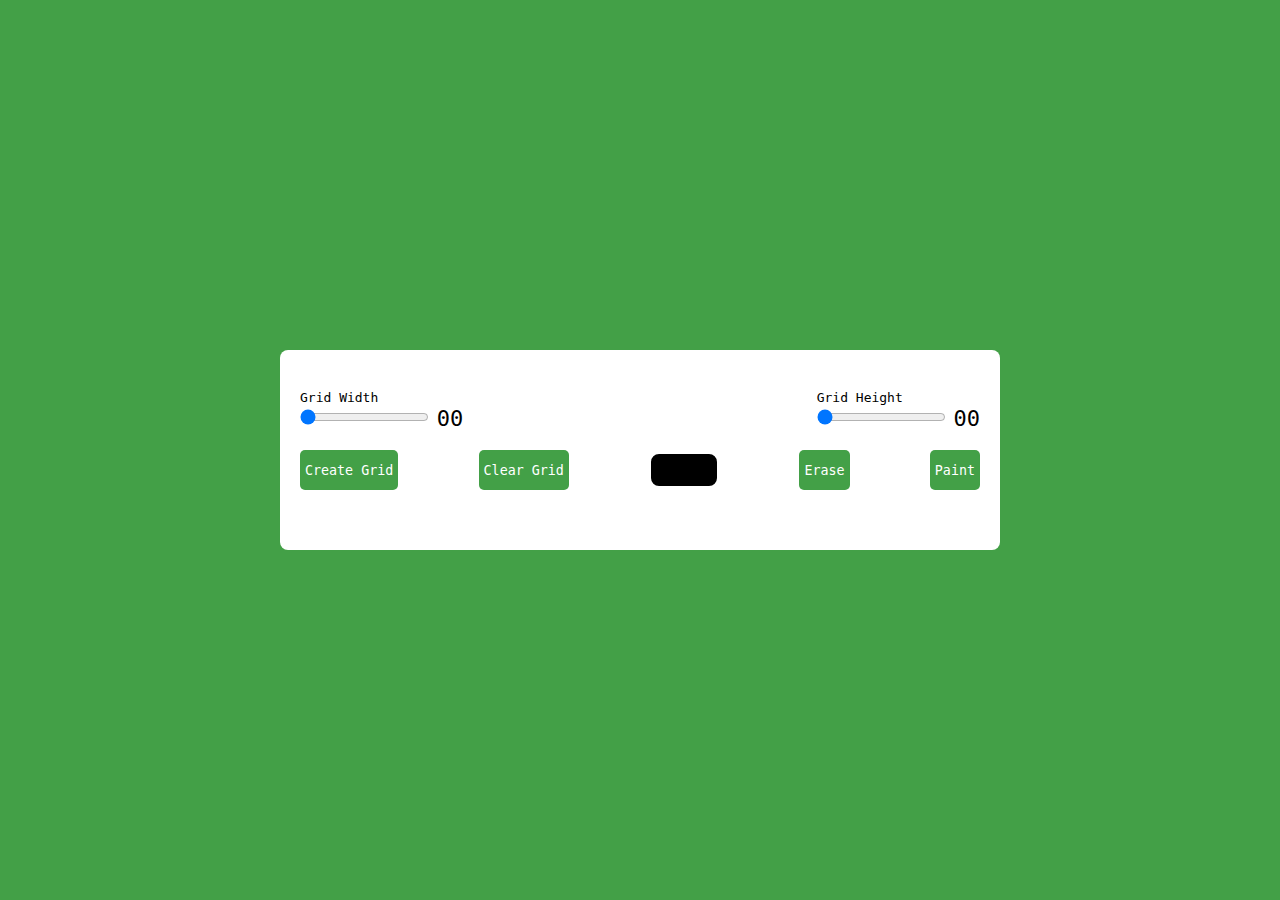
<file: 1 - Pixel Art Generator/index.html>
<!DOCTYPE html>
<html lang="en">
<head>
    <meta charset="UTF-8">
    <meta name="viewport" content="width=device-width, initial-scale=1.0">
    <link rel="stylesheet" href="style.css">
    <title>#1 - Pixel Art Generator || AsmrProg's student</title>
</head>
<body>

    <div class="wrapper">
        <div class="options">

            <div class="opt-wrapper">
                <div class="slider">
                    <label for="width-range">Grid Width</label>
                    <input type="range" id="width-range" min="1" max="35">
                    <span id="width-value">00</span>
                </div><!-- slider -->

                <div class="slider">
                    <label for="height-range">Grid Height</label>
                    <input type="range" id="height-range" min="1" max="35">
                    <span id="height-value">00</span>
                </div><!-- slider  second-->
            </div><!-- opt-wrapper -->

            <div class="opt-wrapper">
                <button id="submit-grid">Create Grid</button>
                <button id="clear-grid">Clear Grid</button>
                <input type="color" id="color-input">
                <button id="erase-btn">Erase</button>
                <button id="paint-btn">Paint</button>
            </div><!-- opt-wrapper -->

        </div><!-- options -->

        <div class="container"></div>
    </div><!-- wrapper -->
    

    <script src="index.js"></script>
</body>
</html>
</file>
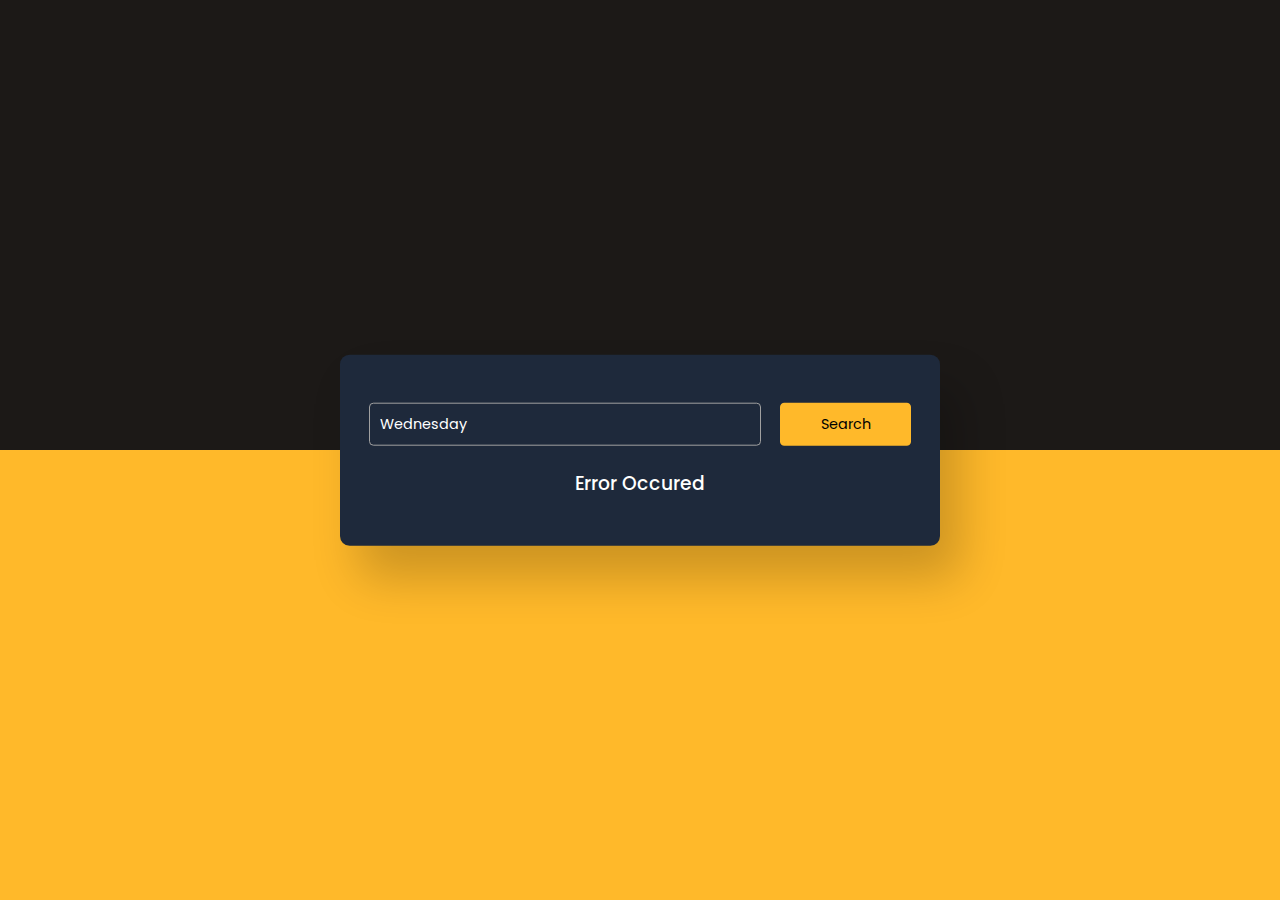
<file: 11- Movie Guide App/index.html>
<!DOCTYPE html>
<html lang="en">
<head>
    <meta charset="UTF-8">
    <meta name="viewport" content="width=device-width, initial-scale=1.0">
    <link rel="stylesheet" href="style.css">
    <title>#11 - Movie Guid App || AsmrProg's student</title>
</head>
<body>
    
    <div class="container">
        <div class="search-container">
            <input type="text" id="movie-name" value="Wednesday" placeholder="Enter movie name here...">
            <button id="search-btn">Search</button>
        </div><!-- search-container -->
        <div id="result"></div><!-- result -->
    </div><!-- container -->

    <script src="key.js"></script>
    <script src="index.js"></script>
</body>
</html>
</file>
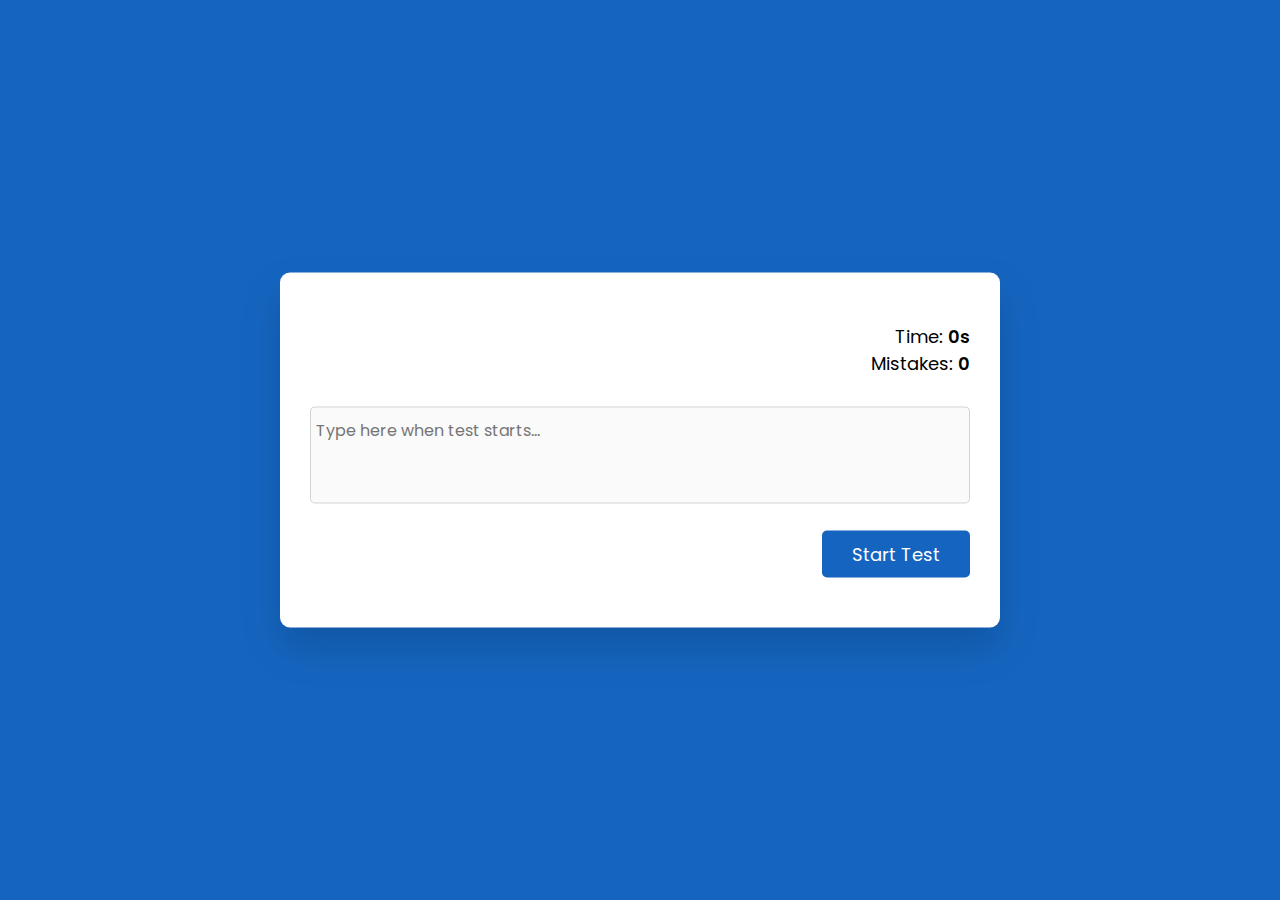
<file: 12- Type Test App/index.html>
<!DOCTYPE html>
<html lang="en">

<head>
    <meta charset="UTF-8">
    <meta http-equiv="X-UA-Compatible" content="IE=edge">
    <meta name="viewport" content="width=device-width, initial-scale=1.0">
    <link rel="stylesheet" href="style.css">
    <title>#12 - Type Test App || AsmrProg's student</title>
</head>

<body>

    <div class="container">
        <div class="stats">
            <p>Time: <span id="timer">0s</span></p>
            <p>Mistakes: <span id="mistakes">0</span></p>
        </div>
        <div id="quote" onmousedown="return false" onselectstart="return false"></div>

        <textarea id="quote-input" rows="3" placeholder="Type here when test starts..."></textarea>

        <button id="start-test" onclick="startTest()">Start Test</button>
        <button id="stop-test" onclick="displayResult()">Stop Test</button>

        <div class="result">
            <h3>Result</h3>
            <div class="wrapper">
                <p>Accuracy: <span id="accuracy"></span></p>
                <p>Speed: <span id="wpm"></span></p>
            </div>
        </div>

    </div>

    <script src="index.js"></script>
</body>

</html>
</file>
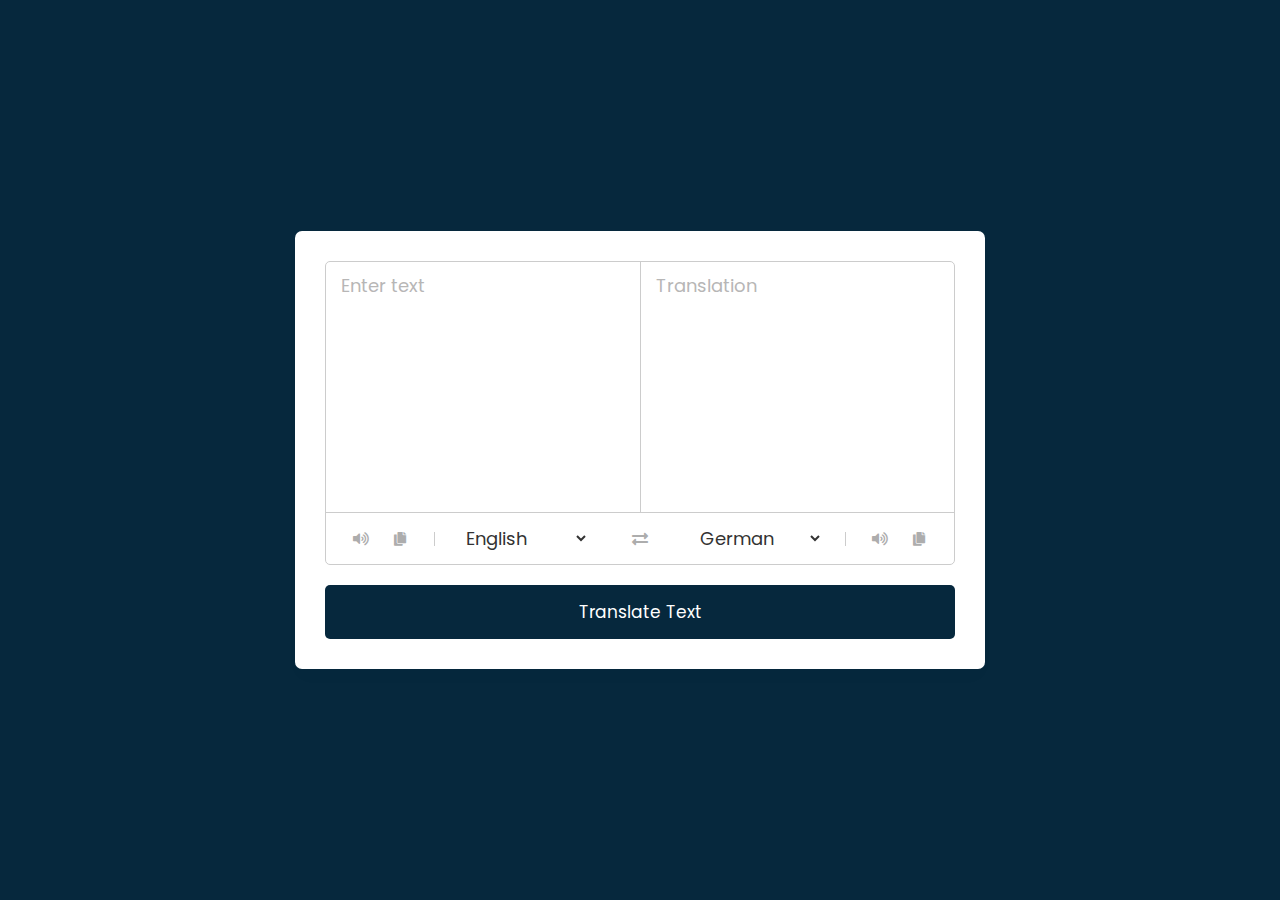
<file: 13- Translator App/index.html>
<!DOCTYPE html>
<html lang="en" dir="ltr">

<head>
  <meta charset="utf-8">
  <title> #13 - Language Translator || asmrProg's student</title>
  <link rel="stylesheet" href="style.css">
  <meta name="viewport" content="width=device-width, initial-scale=1.0">
  <!-- Font Awesome CDN Link for Icons -->
  <link rel="stylesheet" href="https://cdnjs.cloudflare.com/ajax/libs/font-awesome/5.15.3/css/all.min.css" />
</head>

<body>
  <div class="container">
    <div class="wrapper">
      <div class="text-input">
        <textarea spellcheck="false" class="from-text" placeholder="Enter text"></textarea>
        <textarea spellcheck="false" readonly disabled class="to-text" placeholder="Translation"></textarea>
      </div>
      <ul class="controls">
        <li class="row from">
          <div class="icons">
            <i id="from" class="fas fa-volume-up"></i>
            <i id="from" class="fas fa-copy"></i>
          </div>
          <select></select>
        </li>
        <li class="exchange"><i class="fas fa-exchange-alt"></i></li>
        <li class="row to">
          <select></select>
          <div class="icons">
            <i id="to" class="fas fa-volume-up"></i>
            <i id="to" class="fas fa-copy"></i>
          </div>
        </li>
      </ul>
    </div>
    <button>Translate Text</button>
  </div>

  <script src="javascript/countries.js"></script>
  <script src="javascript/script.js"></script>

</body>

</html>
</file>
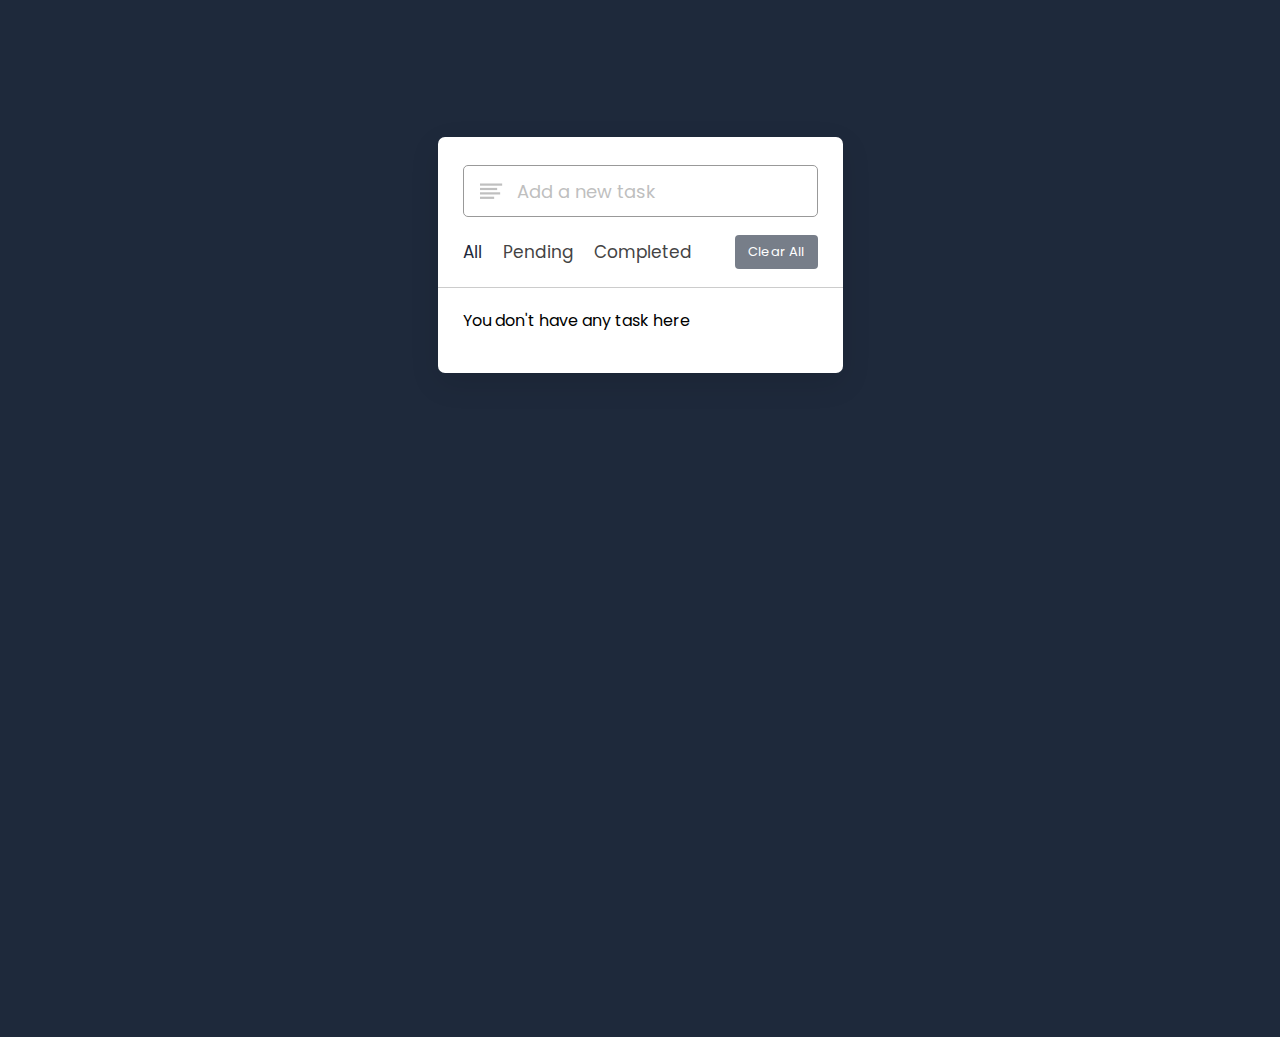
<file: 15- Todo App/index.html>
<!DOCTYPE html>
<html lang="en">

<head>
    <meta charset="UTF-8">
    <meta http-equiv="X-UA-Compatible" content="IE=edge">
    <meta name="viewport" content="width=device-width, initial-scale=1.0">
    <link rel="stylesheet" href="https://unicons.iconscout.com/release/v4.0.0/css/line.css">
    <link rel="stylesheet" href="style.css">
    <title>#15 - ToDo App | AsmrProg</title>
</head>

<body>

    <div class="wrapper">
        <div class="task-input">
            <img src="bars-icon.svg">
            <input type="text" placeholder="Add a new task">
        </div>

        <div class="controls">
            <div class="filters">
                <span id="all" class="active">
                    All
                </span>
                <span id="pending">Pending</span>
                <span id="completed">Completed</span>
            </div>
            <button class="clear-btn">Clear All</button>
        </div>
        <ul class="task-box"></ul>

    </div>

    <script src="index.js"></script>
</body>

</html>
</file>
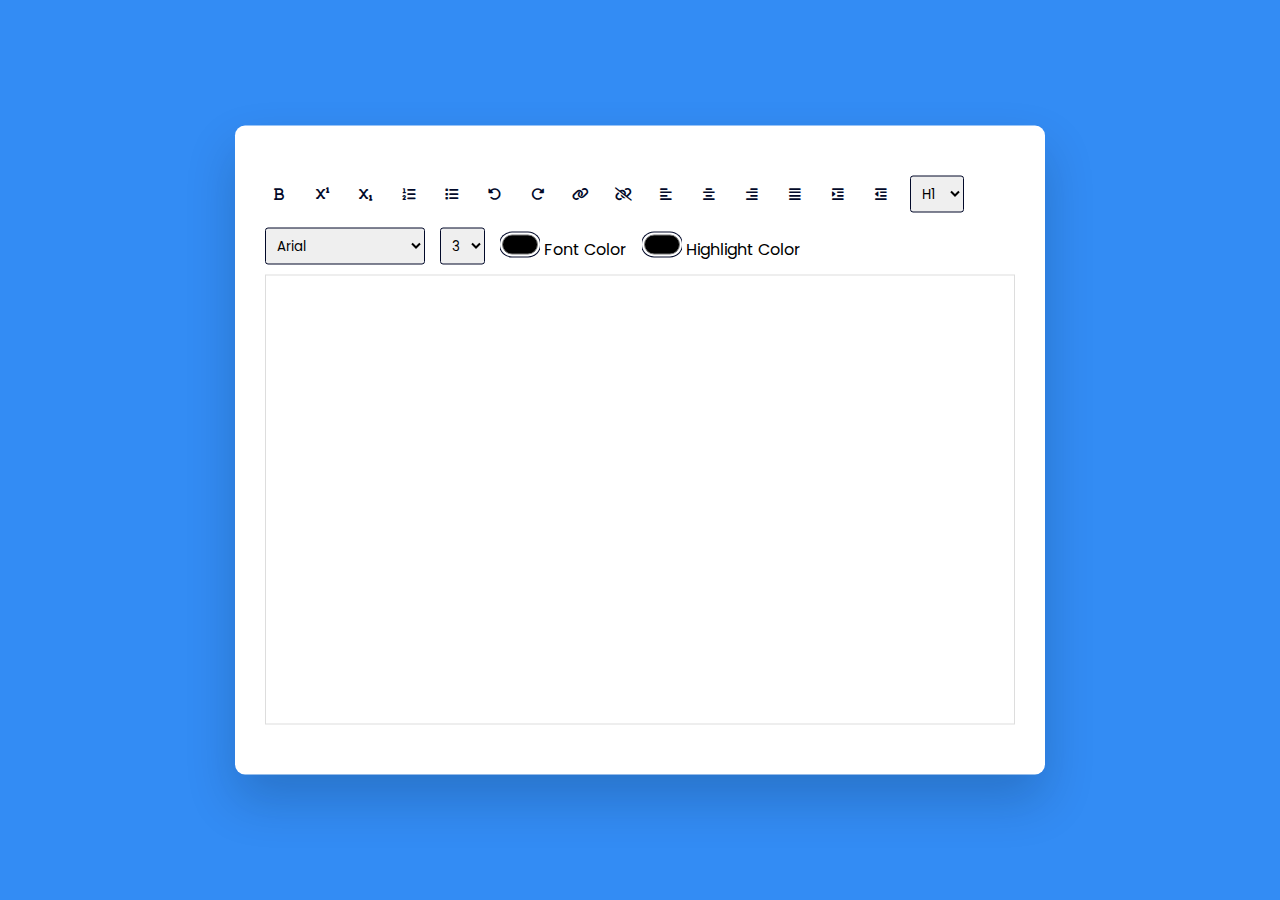
<file: 2- myOnline Text Editor/index.html>
<!DOCTYPE html>
<html lang="en">
<head>
    <meta charset="UTF-8">
    <meta name="viewport" content="width=device-width, initial-scale=1.0">
    <link rel="stylesheet" href="https://cdnjs.cloudflare.com/ajax/libs/font-awesome/6.4.2/css/all.min.css">
    <link rel="stylesheet" href="style.css">
    <title>#2 - Online TExt Editor || AsmrProg's student</title>
</head>
<body>
    
    <div class="container">
        <div class="options">

            <button id="bold" class="option-button format">
                <i class="fa-solid fa-bold"></i>
            </button><!-- bold -->

            <button id="superscript" class="option-button script">
                <i class="fa-solid fa-superscript"></i>
            </button><!-- superscript -->

            <button id="subscript" class="option-button script">
                <i class="fa-solid fa-subscript"></i>
            </button><!-- subscript -->

            <button id="insertOrderedList" class="option-button">
                <div class="fa-solid fa-list-ol"></div>
            </button><!-- ordered list -->

            <button id="insertUnorderedList" class="option-button">
                <i class="fa-solid fa-list"></i>
            </button><!-- unordered list -->

            <button id="undo" class="option-button">
                <i class="fa-solid fa-rotate-left"></i>
            </button><!-- undo -->

            <button id="redo" class="option-button">
                <i class="fa-solid fa-rotate-right"></i>
            </button><!-- redo -->

            <button id="createLink" class="adv-option-button">
                <i class="fa fa-link"></i>
            </button><!-- create link -->

            <button id="unlink" class="option-button">
                <i class="fa fa-unlink"></i>
            </button><!-- unlink -->

            <button id="justifyLeft" class="option-button align">
                <i class="fa-solid fa-align-left"></i>
            </button><!-- justify left -->

            <button id="justifyCenter" class="option-button align">
                <i class="fa-solid fa-align-center"></i>
            </button><!-- justify center -->

            <button id="justifyRight" class="option-button align">
                <i class="fa-solid fa-align-right"></i>
            </button><!-- justify right -->

            <button id="justifyFull" class="option-button align">
                <i class="fa-solid fa-align-justify"></i>
            </button><!-- justify full -->

            <button id="indent" class="option-button spacing">
                <i class="fa-solid fa-indent"></i>
            </button><!-- indent -->

            <button id="outdent" class="option-button spacing">
                <i class="fa-solid fa-outdent"></i>
            </button><!-- outdent -->

            <select id="formatBlock" class="adv-option-button">
                <option value="h1">H1</option>
                <option value="h2">H2</option>
                <option value="h3">H3</option>
                <option value="h4">H4</option>
                <option value="h5">H5</option>
                <option value="h6">H6</option>
            </select>
            <select id="fontName" class="adv-option-button"></select>
            <select id="fontSize" class="adv-option-button"></select>

            <div class="input-wrapper">
                <input type="color" id="foreColor" class="adv-option-button">
                <label for="foreColor"> Font Color</label>
            </div><!-- input color -->

            <div class="input-wrapper">
                <input type="color" id="backColor" class="adv-option-button">
                <label for="backColor">Highlight Color</label>
            </div><!-- back color -->

        </div><!-- options -->

        <div id="text-input" contenteditable="true"></div>

    </div><!-- container -->

    <script src="index.js"></script>
</body>
</html>
</file>
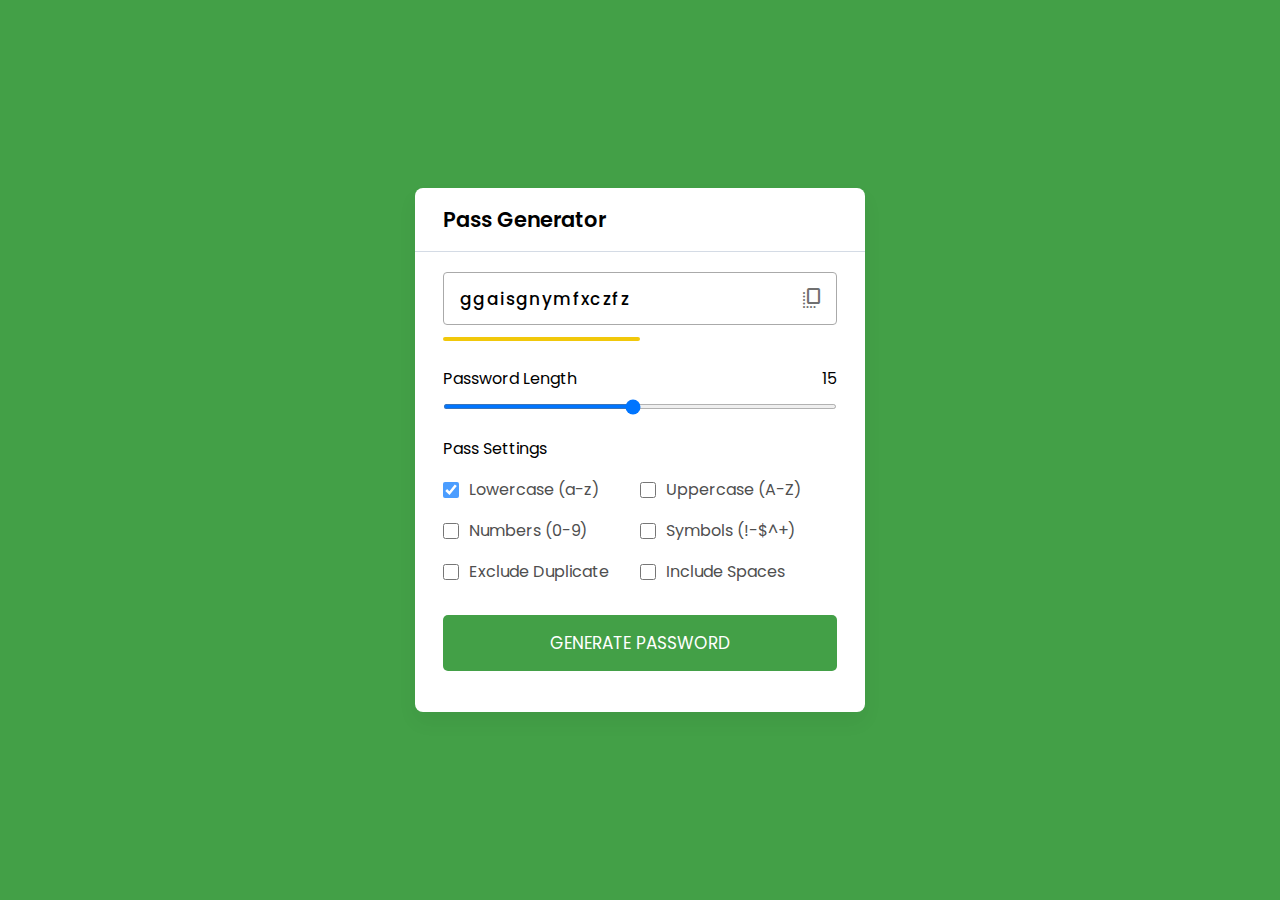
<file: 3- PasswordGenerator/index.html>
<!DOCTYPE html>
<html lang="en">
<head>
    <meta charset="UTF-8">
    <meta name="viewport" content="width=device-width, initial-scale=1.0">
    <link href="https://fonts.googleapis.com/css2?family=Material+Symbols+Rounded" rel="stylesheet" />
    <link rel="stylesheet" href="style.css">
    <title>#3 - Pass Generator || AsmrProg's student</title>
</head>
<body>

    <div class="container">
        <h2>Pass Generator</h2>
        <div class="wrapper">

            <div class="input-box">
                <input type="text" disabled>
                <span class="material-symbols-rounded">
                    copy_all
                </span>
            </div><!-- input-box -->

            <div class="pass-indicator"></div><!-- pass - indicator -->

                <div class="pass-length">
                    <div class="details">
                        <label class="title">Password Length</label>
                        <span></span>
                    </div><!-- details -->
                    <input type="range" min="1" max="30" value="15" step="1">
                </div><!-- pass-length -->

                <div class="pass-settings">
                    <label class="title"> Pass Settings</label>
                    <ul class="options">

                        <li class="option">
                            <input type="checkbox" id="lowercase" checked>
                            <label for="lowercase">Lowercase (a-z)</label>
                        </li>

                        <li class="option">
                            <input type="checkbox" id="uppercase">
                            <label for="uppercase">Uppercase (A-Z)</label>
                        </li>

                        <li class="option">
                            <input type="checkbox" id="numbers">
                            <label for="numbers">Numbers (0-9)</label>
                        </li>

                        <li class="option">
                            <input type="checkbox" id="symbols">
                            <label for="symbols">Symbols (!-$^+)</label>
                        </li>

                        <li class="option">
                            <input type="checkbox" id="exc-dublicate">
                            <label for="exc-dublicate">Exclude Duplicate</label>
                        </li>

                        <li class="option">
                            <input type="checkbox" id="spaces">
                            <label for="spaces">Include Spaces</label>
                        </li>

                    </ul>
                </div><!-- pass-settings -->

            

            <button class="generate-btn">Generate Password</button>

        </div><!-- wrapper -->
    </div><!-- container -->


    <script src="script.js"></script>
</body>
</html>
</file>
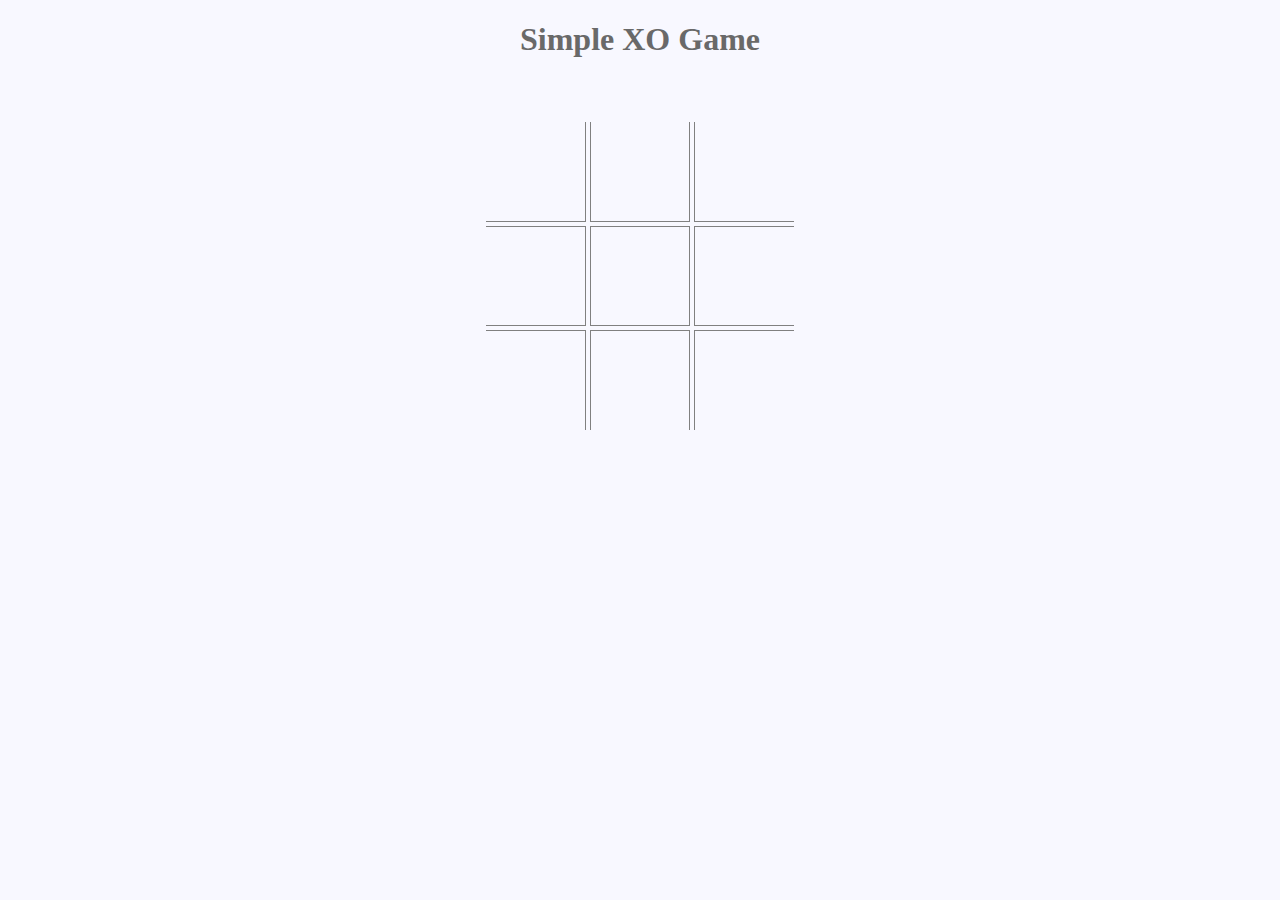
<file: 6- XO Coding/index.html>
<!DOCTYPE html>
<html lang="en">
<head>
    <meta charset="UTF-8">
    <meta name="viewport" content="width=device-width, initial-scale=1.0">
    
    <link rel="stylesheet" href="style.css">
    <title>#06 - XO Game || AsmrProg's student</title>
</head>
<body>
    <h1>Simple XO Game</h1>

    <div id="container">

        <div class="block">

            <div id="box1" class="box top left">
                <span data-player="none" onclick="play(this)">&nbsp;</span>
            </div><!-- id = box1 -->

            <div id="box2" class="box top">
                <span data-player="none" onclick="play(this)">&nbsp;</span>
            </div><!-- id = box1 -->

            <div id="box3" class="box top right">
                <span data-player="none" onclick="play(this)">&nbsp;</span>
            </div><!-- id = box1 -->

        </div><!-- block -->
        <!--  -->
        <div class="block">

            <div id="box4" class="box left">
                <span data-player="none" onclick="play(this)">&nbsp;</span>
            </div><!-- id = box1 -->

            <div id="box5" class="box">
                <span data-player="none" onclick="play(this)">&nbsp;</span>
            </div><!-- id = box1 -->

            <div id="box6" class="box right">
                <span data-player="none" onclick="play(this)">&nbsp;</span>
            </div><!-- id = box1 -->

        </div><!-- block -->
        <!--  -->
        <div class="block">

            <div id="box7" class="box bottom left">
                <span data-player="none" onclick="play(this)">&nbsp;</span>
            </div><!-- id = box1 -->

            <div id="box8" class="box bottom">
                <span data-player="none" onclick="play(this)">&nbsp;</span>
            </div><!-- id = box1 -->

            <div id="box9" class="box bottom right">
                <span data-player="none" onclick="play(this)">&nbsp;</span>
            </div><!-- id = box1 -->

        </div><!-- block -->

    </div><!-- container -->


    <script src="index.js"></script>
</body>
</html>
</file>
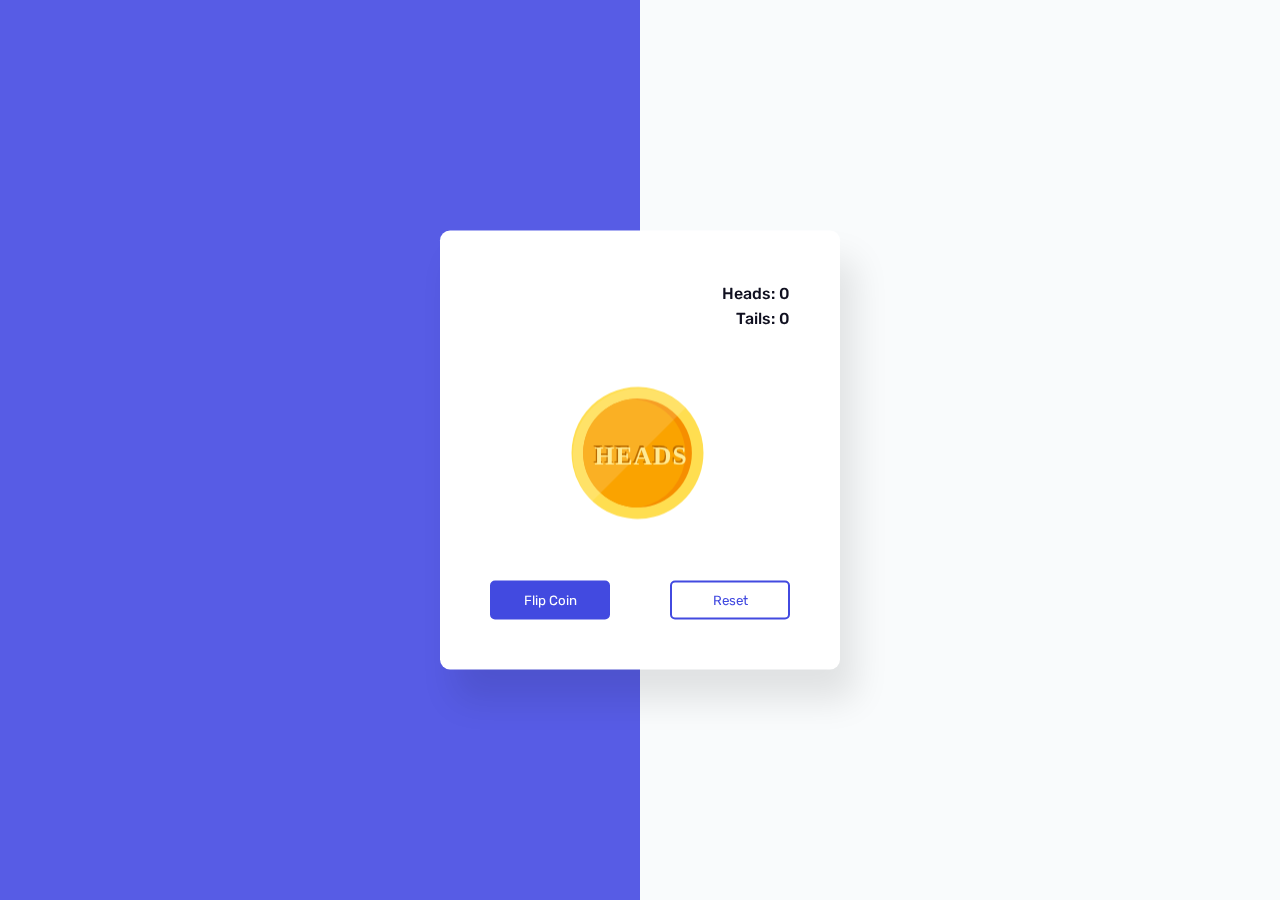
<file: 7- Flip Coin Game/index.html>
<!DOCTYPE html>
<html lang="en">
<head>
    <meta charset="UTF-8">
    <meta name="viewport" content="width=device-width, initial-scale=1.0">
    <link rel="stylesheet" href="style.css">
    <title>#07 - Flip Coin Game || AsmrProg's student</title>
</head>
<body>
    
    <div class="container">

        <div class="stats">
            <p id="heads-count">Heads: 0</p>
            <p id="tails-count">Tails: 0</p>
        </div>
        <!--  -->
        <div class="coin" id="coin">
            <div class="heads">
                <img src="heads.svg">
            </div><!-- heads -->
            <div class="tails">
                <img src="tails.svg">
            </div><!-- tails -->
        </div><!-- coin -->
        <!--  -->
        <div class="buttons">
            <button id="flip-button">
                Flip Coin
            </button>
            <button id="reset-button">
                Reset
            </button>
        </div>
    </div><!-- container -->

    <script src="index.js"></script>
</body>
</html>
</file>
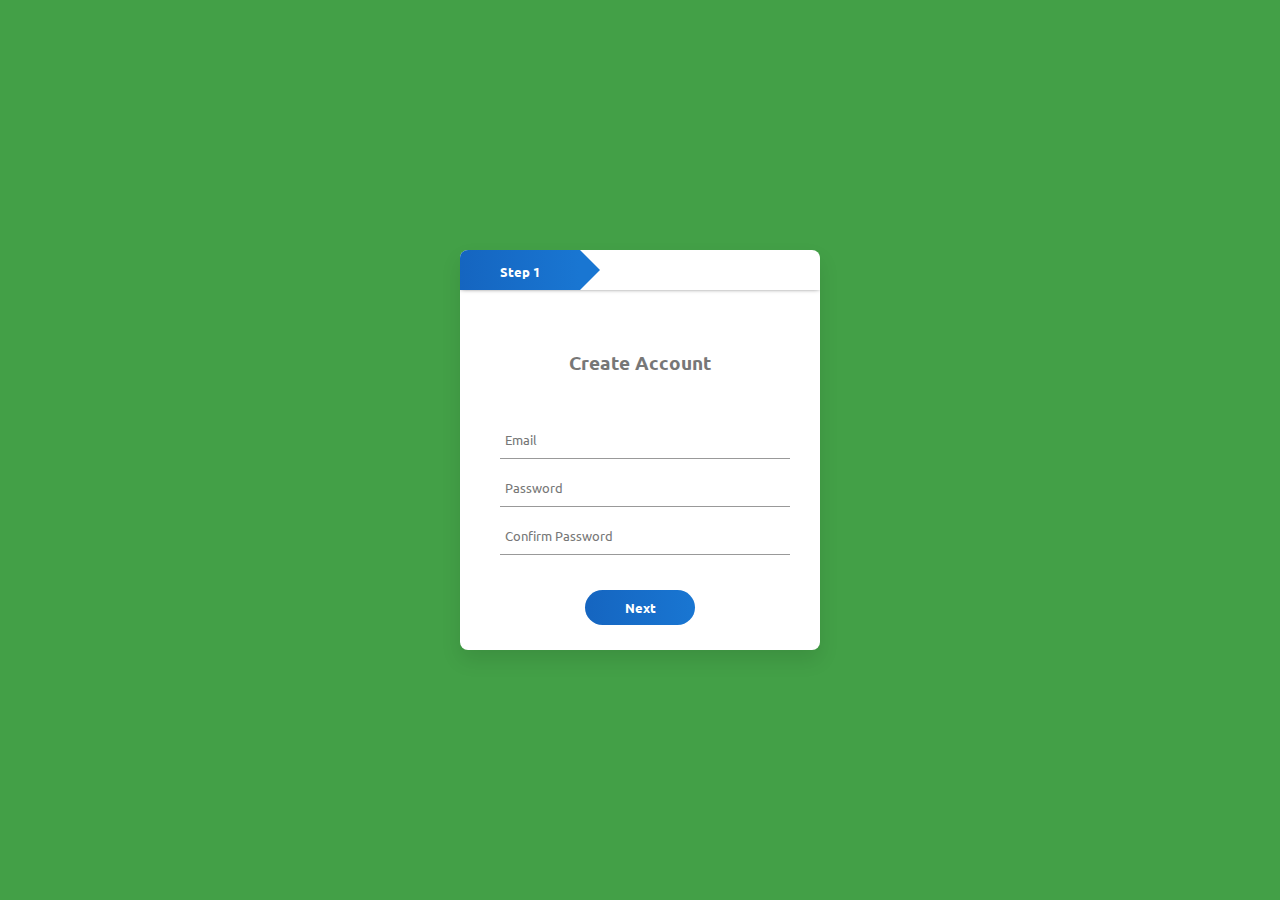
<file: 8- Multi Step Form/index.html>
<!DOCTYPE html>
<html lang="en">
<head>
    <meta charset="UTF-8">
    <meta name="viewport" content="width=device-width, initial-scale=1.0">
    <link rel="stylesheet" href="style.css">
    <title>#08 - Multi Step Form || AsmrProg's student</title>
</head>
<body>
    
    <div class="container">

        <form id="form1">
            <h3>Create Account</h3>
            <input type="text" placeholder="Email" required>
            <input type="password" placeholder="Password" required>
            <input type="password" placeholder="Confirm Password" required>

            <div class="btn-box">
                <button type="button" id="next1">Next</button>
            </div>

        </form><!-- form1 -->
        <!--  -->
        <form id="form2">
            <h3>Social Links</h3>
            <input type="text" placeholder="Instagram">
            <input type="text" placeholder="GitHub">
            <input type="text" placeholder="Twitter">

            <div class="btn-box">
                <button type="button" id="back1">Back</button>
                <button type="button" id="next2">Next</button>
            </div>

        </form><!-- form2 -->
        <!--  -->
        <form id="form3">
            <h3>Personal Info</h3>
            <input type="text" placeholder="Firts Name" required>
            <input type="text" placeholder="Last Name" required>
            <input type="text" placeholder="Phone Num" required>

            <div class="btn-box">
                <button type="button" id="back2">Back</button>
                <button type="button" id="submit">Submit</button>
            </div>

        </form><!-- form3 -->
        <!--  -->


        <div class="step-row">
            <div id="progress"></div>
                <div class="step-col"><small>Step 1</small></div>
                <div class="step-col"><small>Step 2</small></div>
                <div class="step-col"><small>Step 3</small></div>
        </div>

    </div><!-- container -->

    <script src="index.js"></script>
</body>
</html>
</file>
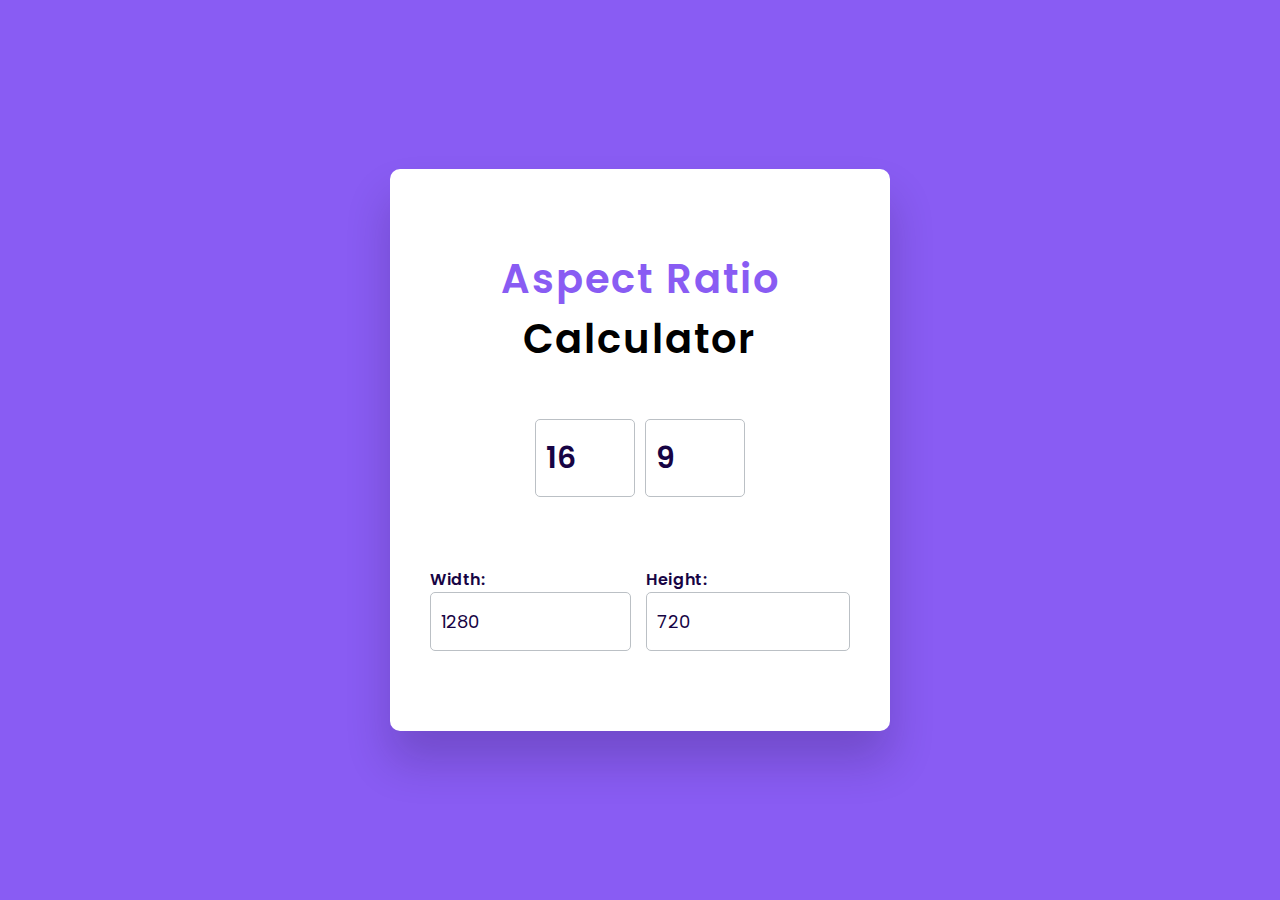
<file: 9- Aspect Ratio Calculator/index.html>
<!DOCTYPE html>
<html lang="en">
<head>
    <meta charset="UTF-8">
    <meta name="viewport" content="width=device-width, initial-scale=1.0">
    
    <link rel="stylesheet" href="style.css">
    <title>#09 - Aspect Ratio Calculator || asmrProg's student</title>
</head>
<body>
    
    <div class="container">
        <h2>
            <span>Aspect Ratio</span>
            Calculator
        </h2>
        <div class="wrapper-1">
            <input type="number" id="ratio-width" value="16">
            <input type="number" id="ratio-hieght" value="9">
        </div><!-- wrapper - 1 -->
        <!--  -->
        <div class="box">

            <div class="wrapper-2">
                <label for="width">Width:</label>
                <input type="number" id="width" value="1280">
            </div><!-- wrapper-2 -->
            <!--  -->
            <div class="wrapper-3">
                <label for="height">Height:</label>
                <input type="number" id="height" value="720">
            </div><!-- wrapper-3 -->

        </div><!-- box -->

        <!--  -->
    </div><!-- container -->

    <script src="index.js"></script>
</body>
</html>
</file>
<file: 1 - Pixel Art Generator/style.css>
*{
    padding: 0;
    margin: 0; 
    font-family: monospace;
    box-sizing: border-box;
}

body{
    background-color: #43a047 ;
}

.wrapper{
    background-color:white ;
    width: 80vmin;
    position: absolute;
    transform: translate(-50%, -50%);
    top: 50%;
    left: 50%;
    padding: 40px 20px;
    border-radius: 8px;
}

label{
    display: block;
}

span{
    position: relative;
    font-size: 22px;
    bottom: -1px;
}

.opt-wrapper{
    display: flex;
    justify-content: space-between;
    margin-bottom: 20px;
    gap: 10px;
}

button{
    background-color: #43a047;
    border: none;
    border-radius: 5px;
    padding: 5px;
    color: #fff;
}

input[type="color"]{
    -webkit-appearance: none;
    -moz-appearance: none;
    appearance: none;
    background-color: transparent;
    width: 70px;
    height: 40px;
    border: none;
    cursor: pointer;
}

input[type="color"]::-webkit-color-swatch{
    border-radius: 8px;
    border: 4px solid #000;
}
input[type="color"]::-moz-color-swatch{
    border-radius: 8px;
    border: 4px solid #000;
}

.gridCol{
    height: 1em;
    width: 1em;
    border: 1px solid #ddd;
}

.gridRow{
    display: flex;
}

@media only screen and (max-width: 768px) {
    .gridCol{
        height: 0.8em;
        width: 0.8em;
    }
}
</file>
<file: 11- Movie Guide App/style.css>
@import url('https://fonts.googleapis.com/css2?family=Poppins:wght@300;500;600;700&display=swap');

*{
    margin: 0;
    padding: 0;
    box-sizing: border-box;
    font-family: 'Poppins', sans-serif;
}

body{
    height: 100vh;
    background: linear-gradient(#1c1917 50%, #ffb92a 50%);
}

.container{
    font-size: 16px;
    width: 90vw;
    max-width: 37.5em;
    padding: 3em 1.8em;
    background-color: #1e293b;
    position: absolute;
    transform: translate(-50%, -50%);
    top: 50%;
    left: 50%;
    border-radius: 0.6em;
    box-shadow: 1.2em 2em 3em rgba(0, 0, 0, 0.2);
}

.search-container{
    display: grid;
    grid-template-columns: 9fr 3fr;
    gap: 1.2em;
}

.search-container input, .search-container button{
    font-size: 0.9em;
    outline: none;
    border-radius: 0.3em;
}

.search-container input{
    background-color: transparent;
    border: 1px solid #a0a0a0;
    color: #fff;
    padding: 0.7em;
}

.search-container input:focus{
    border-color: #fff;
}

.search-container button{
    background-color: #ffb92a;
    border: none;
    cursor: pointer;
}

#result{
    color: #fff;
}

.info{
    position: relative;
    display: grid;
    grid-template-columns: 4fr 8fr;
    margin-top: 1.2em;
}

.poster{
    width: 100%;
}

h2{
    text-align: center;
    font-size: 1.5em;
    font-weight: 600;
    letter-spacing: 0.06em;
}

.rating{
    display: flex;
    align-items: center;
    justify-content: center;
    gap: 0.6em;
    margin: 0.6em 0 0.9em 0;
}

.rating img{
    width: 1.2em;
}

.rating h4{
    display: inline-block;
    font-size: 1.1em;
    font-weight: 500;
}

.details{
    display: flex;
    font-size: 0.95em;
    gap: 1em;
    justify-content: center;
    color: #a0a0a0;
    margin: 0.6em 0;
    font-weight: 300;
}

.genre{
    display: flex;
    justify-content: space-around;
}

.genre div{
    border: 1px solid #a0a0a0;
    font-size: 0.75em;
    padding: 0.4em 1.6em;
    border-radius: 0.4em;
    font-weight: 300;
}

h3{
    font-weight: 500;
    margin-top: 1.2em;
}

p{
    font-size: 0.9em;
    font-weight: 300;
    line-height: 1.8em;
    text-align: justify;
    color: #a0a0a0;
}

.msg{
    text-align: center;
}

@media screen and (max-width: 600px) {
    .container{
        font-size: 14px;
    }
    .poster{
        margin: auto;
        width: auto;
        max-height: 10.8em;
    }

    .info{
        grid-template-columns: 1fr;
    }

}
</file>
<file: 12- Type Test App/style.css>
@import url('https://fonts.googleapis.com/css2?family=Poppins:wght@300;400;500;600;700&display=swap');

*{
    margin: 0;
    padding: 0;
    box-sizing: border-box;
    font-family: 'Poppins', sans-serif;
}

body{
    background-color: #1565c0;
}

.container{
    width: 80vmin;
    padding: 50px 30px;
    background-color: #fff;
    position: absolute;
    transform: translate(-50%, -50%);
    top: 50%;
    left: 50%;
    border-radius: 10px;
    box-shadow: 0 20px 40px rgba( 0, 0, 0, 0.15);
}

.stats{
    text-align: right;
    font-size: 18px;
    margin-bottom: 30px;
}

.stats span{
    font-weight: 600;
}

#quote{
    text-align: justify;
    margin: 50px0 30px 0;
}

textarea{
    resize: none;
    width: 100%;
    border-radius: 5px;
    padding: 10px 5px;
    font-size: 16px;
}

button{
    float: right;
    margin-top: 20px;
    background-color: #1565c0;
    color: #fff;
    border: none;
    padding: 10px 30px;
    border-radius: 5px;
    font-size: 18px;
}

.result{
    margin-top: 40px;
    display: none;
}

.result h3{
    text-align: center;
    margin-bottom: 20px;
    font-size: 22px;
}

.wrapper{
    display: flex;
    justify-content: space-around;
}

.wrapper span{
    font-weight: 600;
}

.success{
    color: #44b267;
}

.fail{
    color: #e81c4e;
}
</file>
<file: 13- Translator App/style.css>
/* Import Google Font - Poppins */
@import url('https://fonts.googleapis.com/css2?family=Poppins:wght@400;500;600;700&display=swap');

* {
  margin: 0;
  padding: 0;
  box-sizing: border-box;
  font-family: 'Poppins', sans-serif;
}

body {
  display: flex;
  align-items: center;
  justify-content: center;
  padding: 0 10px;
  min-height: 100vh;
  background: #06283D;
}

.container {
  max-width: 690px;
  width: 100%;
  padding: 30px;
  background: #fff;
  border-radius: 7px;
  box-shadow: 0 10px 20px rgba(0, 0, 0, 0.01);
}

.wrapper {
  border-radius: 5px;
  border: 1px solid #ccc;
}

.wrapper .text-input {
  display: flex;
  border-bottom: 1px solid #ccc;
}

.text-input .to-text {
  border-radius: 0px;
  border-left: 1px solid #ccc;
}

.text-input textarea {
  height: 250px;
  width: 100%;
  border: none;
  outline: none;
  resize: none;
  background: none;
  font-size: 18px;
  padding: 10px 15px;
  border-radius: 5px;
}

.text-input textarea::placeholder {
  color: #b7b6b6;
}

.controls,
li,
.icons,
.icons i {
  display: flex;
  align-items: center;
  justify-content: space-between;
}

.controls {
  list-style: none;
  padding: 12px 15px;
}

.controls .row .icons {
  width: 38%;
}

.controls .row .icons i {
  width: 50px;
  color: #adadad;
  font-size: 14px;
  cursor: pointer;
  transition: transform 0.2s ease;
  justify-content: center;
}

.controls .row.from .icons {
  padding-right: 15px;
  border-right: 1px solid #ccc;
}

.controls .row.to .icons {
  padding-left: 15px;
  border-left: 1px solid #ccc;
}

.controls .row select {
  color: #333;
  border: none;
  outline: none;
  font-size: 18px;
  background: none;
  padding-left: 5px;
}

.text-input textarea::-webkit-scrollbar {
  width: 4px;
}

.controls .row select::-webkit-scrollbar {
  width: 8px;
}

.text-input textarea::-webkit-scrollbar-track,
.controls .row select::-webkit-scrollbar-track {
  background: #fff;
}

.text-input textarea::-webkit-scrollbar-thumb {
  background: #ddd;
  border-radius: 8px;
}

.controls .row select::-webkit-scrollbar-thumb {
  background: #999;
  border-radius: 8px;
  border-right: 2px solid #ffffff;
}

.controls .exchange {
  color: #adadad;
  cursor: pointer;
  font-size: 16px;
  transition: transform 0.2s ease;
}

.controls i:active {
  transform: scale(0.9);
}

.container button {
  width: 100%;
  padding: 14px;
  outline: none;
  border: none;
  color: #fff;
  cursor: pointer;
  margin-top: 20px;
  font-size: 17px;
  border-radius: 5px;
  background: #06283D;
}

@media (max-width: 660px) {
  .container {
    padding: 20px;
  }

  .wrapper .text-input {
    flex-direction: column;
  }

  .text-input .to-text {
    border-left: 0px;
    border-top: 1px solid #ccc;
  }

  .text-input textarea {
    height: 200px;
  }

  .controls .row .icons {
    display: none;
  }

  .container button {
    padding: 13px;
    font-size: 16px;
  }

  .controls .row select {
    font-size: 16px;
  }

  .controls .exchange {
    font-size: 14px;
  }
}
</file>
<file: 15- Todo App/style.css>
@import url('https://fonts.googleapis.com/css2?family=Poppins:wght@400;500;600;700&display=swap');
*{
    padding: 0;
    margin: 0;
    box-sizing: border-box;
    font-family: 'Poppins',sans-serif;
}

body{
    width: 100%;
    height: 100vh;
    overflow: hidden;
    background: #1e293b;
}

::selection{
    color: #fff;
    background: #1e293b;
}

.wrapper{
    max-width: 405px;
    background: #fff;
    margin: 137px auto;
    padding: 28px 0 30px;
    border-radius: 7px;
    box-shadow: 0 10px 30px rgba(0, 0, 0, 0.1);
}

.task-input{
    height: 52px;
    padding: 0 25px;
    position: relative;
}

.task-input img{
    top: 50%;
    position: absolute;
    transform: translate(17px, -50%);
}

.task-input input{
    height: 100%;
    width: 100%;
    outline: none;
    font-size: 18px;
    border-radius: 5px;
    padding: 0 20px 0 53px;
    border: 1px solid #999;
}

.task-input input:focus, .task-input input.active{
    padding-left: 52px;
    border: 2px solid #1e293b;
}

.task-input input::placeholder{
    color: #bfbfbf;
}

.controls, li{
    display: flex;
    align-items: center;
    justify-content: space-between;
}

.controls{
    padding: 18px 25px;
    border-bottom: 1px solid #ccc;
}

.filters span{
    margin: 0 8px;
    font-size: 17px;
    color: #444;
    cursor: pointer;
}

.filters span:first-child{
    margin-left: 0;
}

.filters span.active{
    color: #1e293b;
}

.controls .clear-btn{
    border: none;
    opacity: 0.6;
    outline: none;
    color: #fff;
    cursor: pointer;
    font-size: 13px;
    padding: 7px 13px;
    border-radius: 4px;
    background: #1e293b;
    letter-spacing: 0.3px;
    pointer-events: none;
    transition: transform 0.25s ease;
}

.clear-btn.active{
    opacity: 0.9;
    pointer-events: auto;
}

.clear-btn:active{
    transform: scale(0.93);
}

.task-box{
    margin-top: 20px;
    margin-right: 5px;
    padding: 0 20px 10px 25px;
}

.task-box.overflow{
    overflow-y: auto;
    max-height: 300px;
}

.task-box::-webkit-scrollbar{
    width: 5px;
}

.task-box::-webkit-scrollbar-track{
    background: #f1f1f1;
    border-radius: 25px;
}

.task-box::-webkit-scrollbar-thumb{
    background: #e6e6e6;
    border-radius: 25px;
}

.task-box .task{
    list-style: none;
    font-size: 17px;
    margin-bottom: 18px;
    padding-bottom: 16px;
    align-items: flex-start;
    border-bottom: 1px solid #ccc;
}

.task-box .task:last-child{
    margin-bottom: 0;
    border-bottom: 0;
    padding-bottom: 0;
}

.task-box .task label{
    display: flex;
    align-items: flex-start;
}

.task-box label input{
    margin-top: 7px;
    accent-color: #1e293b;
}

.task-box label p{
    user-select: none;
    margin-left: 12px;
    word-wrap: break-word;
}

.task label p.checked{
    text-decoration: line-through;
}

.task-box .settings{
    position: relative;
}

.settings :where(i, li){
    cursor: pointer;
}

.settings .task-menu{
    z-index: 10;
    right: -5px;
    bottom: -65px;
    padding: 5px 0;
    background: #fff;
    position: absolute;
    border-radius: 4px;
    transform: scale(0);
    transform-origin: top right;
    box-shadow: 0 0 6px rgba(0, 0, 0, 0.15);
    transition: transform 0.2s ease;
}

.task-box .task:last-child .task-menu{
    bottom: 0;
    transform-origin: bottom right;
}

.task-box .task:first-child .task-menu{
    bottom: -65px;
    transform-origin: top right;
}

.task-menu.show{
    transform: scale(1);
}

.task-menu li{
    height: 25px;
    font-size: 16px;
    margin-bottom: 2px;
    padding: 17px 15px;
    cursor: pointer;
    justify-content: flex-start;
}

.task-menu li:last-child{
    margin-bottom: 0;
}

.settings li:hover{
    background: #f5f5f5;
}

.settings li i{
    padding-right: 8px;
}

@media (max-width: 400px){
    body{
        padding: 0 10px;
    }

    .wrapper{
        padding: 20px 0;
    }

    .filters span{
        margin: 0 5px;
    }

    .task-input{
        padding: 0 20px;
    }

    .controls{
        padding: 18px 20px;
    }

    .task-box{
        margin-top: 20px;
        margin-right: 5px;
        padding: 0 15px 10px 20px;
    }

    .task label input{
        margin-top: 4px;
    }
}
</file>
<file: 2- myOnline Text Editor/style.css>
@import url('https://fonts.googleapis.com/css2?family=Poppins:wght@300;400;500;600;700&display=swap');


*{
    padding: 0;
    margin: 0;
    box-sizing: border-box;
}

body{
    background-color: #338cf4;
}   

.container{
    background-color: #fff;
    width: 90vmin;
    padding: 50px 30px;
    position:absolute;
    transform: translate(-50%, -50%);
    left: 50%;
    top: 50%;
    border-radius: 10px;
    box-shadow: 0 25px 50px rgba(7, 20, 35, 0.2);
}

.options{
    display: flex;
    flex-wrap: wrap;
    align-items: center;
    gap: 15px;
}

button{
    width: 28px;
    height: 28px;
    display: grid;
    place-items: center;
    border-radius: 3px;
    border: none;
    background-color: #fff;
    outline: none;
    color: #020929;
    cursor: pointer;
}

select{
    padding: 7px;
    border: 1px solid #020929;
    border-radius: 3px;
    cursor: pointer;
}

.options label,
.options select{
    font-family: 'Poppins', sans-serif;
}

input[type="color"]{
    -webkit-appearance: none;
    -moz-appearance: none;
    appearance: none;
    background-color: transparent;
    width: 40px;
    height: 28px;
    border: none;
    cursor: pointer;
}

input[type="color"]::-webkit-color-swatch{
    border-radius: 15px;
    box-shadow: 0 0 0 2px #fff, 0 0 0 3px #020929;
}

input[type="color"]::-moz-color-swatch{
    border-radius: 15px;
    box-shadow: 0 0 0 2px #fff, 0 0 0 3px #020929;
}

#text-input{
    margin-top: 10px;
    border: 1px solid #ddd;
    padding: 20px;
    height: 50vh;
}

.active{
    background-color: #e0e9ff;
}
</file>
<file: 3- PasswordGenerator/style.css>
@import url('https://fonts.googleapis.com/css2?family=Poppins:wght@300;400;500;600;700&display=swap');  

*{
    margin: 0;
    padding: 0;
    box-sizing: border-box;
    font-family: 'Poppins', sans-serif;
}

body{
    display: flex;
    align-items: center;
    justify-content: center;
    min-height: 100vh;
    background:#43A047;
}

.container{
    width: 450px;
    background: #fff;
    border-radius: 8px;
    box-shadow: 0 10px 20px rgba(0, 0, 0, 0.05);
}

.container h2{
    font-weight: 600;
    font-size: 1.31rem;
    padding: 1rem 1.75rem;
    border-bottom: 1px solid #d4dbe5;
}

.wrapper{
    margin: 1.25rem 1.75rem;
}

.wrapper .input-box{
    position: relative;
}

.input-box input{
    width: 100%;
    height: 53px;
    color: #000;
    background: none;
    font-size: 1.06rem;
    font-weight: 500;
    border-radius: 4px;
    letter-spacing: 1.4px;
    border: 1px solid #aaa;
    padding: 0 2.85rem 0 1rem;
}

.input-box span{
    position: absolute;
    right: 13px;
    cursor: pointer;
    line-height: 53px;
    color: #707070;
}

.input-box span:hover{
    color: #43A047 !important;
}

.wrapper .pass-indicator{
    width: 100%;
    height: 4px;
    position: relative;
    margin-top: 0.75rem;
    border-radius: 25px;
}

.pass-indicator::before{
    position: absolute;
    content: "";
    height: 100%;
    width: 50%;
    border-radius: inherit;
    transition: width 0.3s ease;
}

.pass-indicator#weak::before{
    width: 20%;
    background: #e64a4a;
}

.pass-indicator#medium::before{
    width: 50%;
    background: #f1c80b;
}

.pass-indicator#strong::before{
    width: 100%;
    background: #43A047;
}

.wrapper .pass-length{
    margin: 1.56rem 0 1.25rem;
}

.pass-length .details{
    display: flex;
    justify-content: space-between;
}

.pass-length input{
    width: 100%;
    height: 5px;
}

.pass-settings .options{
    display: flex;
    list-style: none;
    flex-wrap: wrap;
    margin-top: 1rem;
}

.pass-settings .options .option{
    display: flex;
    align-items: center;
    margin-bottom: 1rem;
    width: calc(100% / 2);
}

.options .option:first-child{
    pointer-events: none;
}

.options .option:first-child input{
    opacity: 0.7;
}

.options .option input{
    height: 16px;
    width: 16px;
    cursor: pointer;
}

.options .option label{
    cursor: pointer;
    color: #4f4f4f;
    padding-left: 0.63rem;
}

.wrapper .generate-btn{
    width: 100%;
    color: #fff;
    border: none;
    outline: none;
    cursor: pointer;
    background: #43A047;
    font-size: 1.06rem;
    padding: 0.94rem 0;
    border-radius: 5px;
    text-transform: uppercase;
    margin: 0.94rem  0  1.3rem;
}
</file>
<file: 6- XO Coding/style.css>
body{
    background: ghostwhite;
    color: dimgray;
    font-family: serif;
    text-align: center;
}

h1{
    font-size: 2rem;
}

#container{
    margin: 5% auto;
    border-radius: 5px;
    text-align: center;
}

.box{
    display: inline-block;
    width: 100px;
    height: 100px;
    padding: 0;
    border: 1px solid gray;
    text-align: center;
    box-sizing: border-box;
}

span{
    position: absolute;
    font-size: 75px;
    font-family: sans-serif;
    text-align: center;
    height: 75px;
    width: 75px;
    padding: 0;
    margin: 5px;
    margin-left: -35px;
}

.top{
    border-top: none;
}

.bottom{
    border-bottom: none;
}

.left{
    border-left: none;
}

.right{
    border-right: none;
}

.alert{
    height: 75px;
    width: 125px;
    display: inline-block;
    background: ghostwhite;
    position: relative;
    z-index: 10;
    margin-top: -50%;
    border-radius: 20px;
    box-shadow: 0 0 75px 2px dimgray;
    animation: larger 0.5s;
    animation-fill-mode: forwards;
    box-sizing: content-box;
    padding: 30px;
    bottom: 50px;
    top: 0;
}

button{
    background: dimgray;
    border-radius: 2px;
    color: ghostwhite;
    border: none;
    outline: none;
}

button:focus{
    background: silver;
}

.activeBox{
    background: silver;
}

@keyframes larger{
    from{
        height: 75px;
        width: 125px;
    }

    to{
        height: 100px;
        width: 250px;
    }
}
</file>
<file: 7- Flip Coin Game/style.css>
@import url('https://fonts.googleapis.com/css2?family=Rubik:wght@300;400;500;600;700&display=swap');

*{
    margin: 0;
    padding: 0;
    box-sizing: border-box;
    font-family: 'Rubik', sans-serif;
}

body{
    height: 100%;
    background: linear-gradient(to right, #575ce5 50%, #f9fbfc 50%) fixed;
}

.container{
    background: #fff;
    width: 400px;
    padding: 50px;
    position: absolute;
    transform: translate(-50%, -50%);
    top: 50%;
    left: 50%;
    box-shadow: 15px 30px 35px rgba(0, 0, 0, 0.1);
    border-radius: 10px;
    -webkit-perspective: 300px;
    perspective: 300px;
}

.stats{
    text-align: right;
    color: #101020;
    font-weight: 500;
    line-height: 25px;
}

.coin{
    height: 150px;
    width: 150px;
    position: relative;
    margin: 50px auto;
    -webkit-transform-style: preserve-3d;
    transform-style: preserve-3d;
}

.tails{
    transform: rotateX(180deg);
}

.buttons{
    display: flex;
    justify-content: space-between;
}

.coin img{
    width: 145px;
}

.heads, .tails{
    position: absolute;
    width: 100%;
    height: 100%;
    backface-visibility: hidden;
    -webkit-backface-visibility: hidden;
}

button{
    width: 120px;
    padding: 10px 0;
    border: 2.5px solid #424ae0;
    border-radius: 5px;
    cursor: pointer;
}

#flip-button{
    background: #424ae0;
    color: #fff;
}

#flip-button:disabled{
    background-color: #e1e0ee;
    color: #101020;
    border-color: #e1e0ee;
}

#reset-button{
    background: #fff;
    color: #424ae0;
}

@keyframes spin-tails{
    0%{
        transform: rotateX(0);
    }
    100%{
        transform: rotateX(1980deg);
    }
}

@keyframes spin-heads{
    0%{
        transform: rotateX(0);
    }
    100%{
        transform: rotateX(2160deg);
    }
}
</file>
<file: 8- Multi Step Form/style.css>
@import url('https://fonts.googleapis.com/css2?family=Ubuntu:wght@300;400;500;700&display=swap');
* {
    padding: 0;
    margin: 0;
    font-family: 'Ubuntu';
}

body{
    background: #43a047;
    display: flex;
    align-items: center;
    justify-content: center;
    min-height: 100vh;
}

.container{
    width: 360px;
    height: 400px;
    margin: 8% auto;
    background: #fff;
    border-radius: 8px;
    position: relative;
    overflow: hidden;
    box-shadow: 0 10px 20px rgba(0, 0, 0, 0.1);
}

h3{
    text-align: center;
    margin-bottom: 40px;
    color: #777;
}

.container form{
    width: 280px;
    position: absolute;
    top: 100px;
    left: 40px;
    transition: 0.5s;
}

form input{
    width: 100%;
    padding: 10px 5px;
    margin: 5px 0;
    border: 0;
    border-bottom: 1px solid #999;
    outline: none;
    background: transparent;
}

::placeholder{
    color: #777;
}

.btn-box{
    width: 100%;
    margin: 30px auto;
    text-align: center;
}

form button{
    width: 110px;
    height: 35px;
    margin: 0 10px;
    background: linear-gradient(to right, #1565c0, #1976d2);
    border-radius: 30px;
    border: 0;
    outline: none;
    color: #fff;
    cursor: pointer;
    font-weight: 700;
    font-size: 0.8em;
}

#form2{
    left: 450px;
}

#form3{
    left: 450px;
}

.step-row{
    width: 360px;
    height: 40px;
    margin: 0 auto;
    display: flex;
    align-items: center;
    box-shadow: 0 -1px 5px -1px #000;
    position: relative; 
}

.step-col{
    width: 120px;
    text-align: center;
    color: #333;
    position: relative;
}

#progress{
    position: absolute;
    height: 100%;
    width: 120px;
    background: linear-gradient(to right, #1565c0, #1976d2);
}

small{
    color: #fff;
    font-weight: 700;
    font-size: 0.8em;
}

#progress::after{
    content: '';
    height: 0;
    width: 0;
    border-top: 20px solid transparent;
    border-bottom: 20px solid transparent;
    position: absolute;
    right: -20px;
    top: 0;
    border-left: 20px solid #1976d2;
}
</file>
<file: 9- Aspect Ratio Calculator/style.css>
@import url('https://fonts.googleapis.com/css2?family=Poppins:wght@300;400;500;600&family=Ubuntu:wght@300;400;500;700&display=swap');

*{
    padding: 0;
    margin: 0;
    box-sizing: border-box;
    font-family: 'Poppins', sans-serif;
}

body{
    background-color: #895cf3;
}

.container{
    width: 500px;
    background: #fff;
    padding: 80px 40px;
    position: absolute;
    transform: translate(-50%, -50%);
    top: 50%;
    left: 50%;
    border-radius: 10px;
    box-shadow: 0 30px 45px rgba(18, 8, 39, 0.2);
}

h2{
    text-align: center;
    font-size: 40px;
    font-weight: 600;
    letter-spacing: 2px;
}

h2 span{
    color: #895cf3;
}

.wrapper-1{
    display: flex;
    align-items: center;
    justify-content: center;
    margin: 50px 0 70px 0;
    gap: 10px;
}

.wrapper-1 input{
    width: 100px;
    font-size: 30px;
    font-weight: 600;
}

input{
    padding: 15px 10px;
    border: 1px solid #bbc0c5;
    border-radius: 5px;
    color: #170444;
    outline: noneS;
}

input:focus{
    border: 2px solid #895cf3;
}

label{
    color: #170444;
    font-weight: 600;
    letter-spacing: 0.6px;
}

.box{
    display: flex;
    justify-content: space-between;
    gap: 15px;
}

.wrapper-2 input, .wrapper-3 input{
    width: 100%;
    font-size: 18px;
}
</file>
